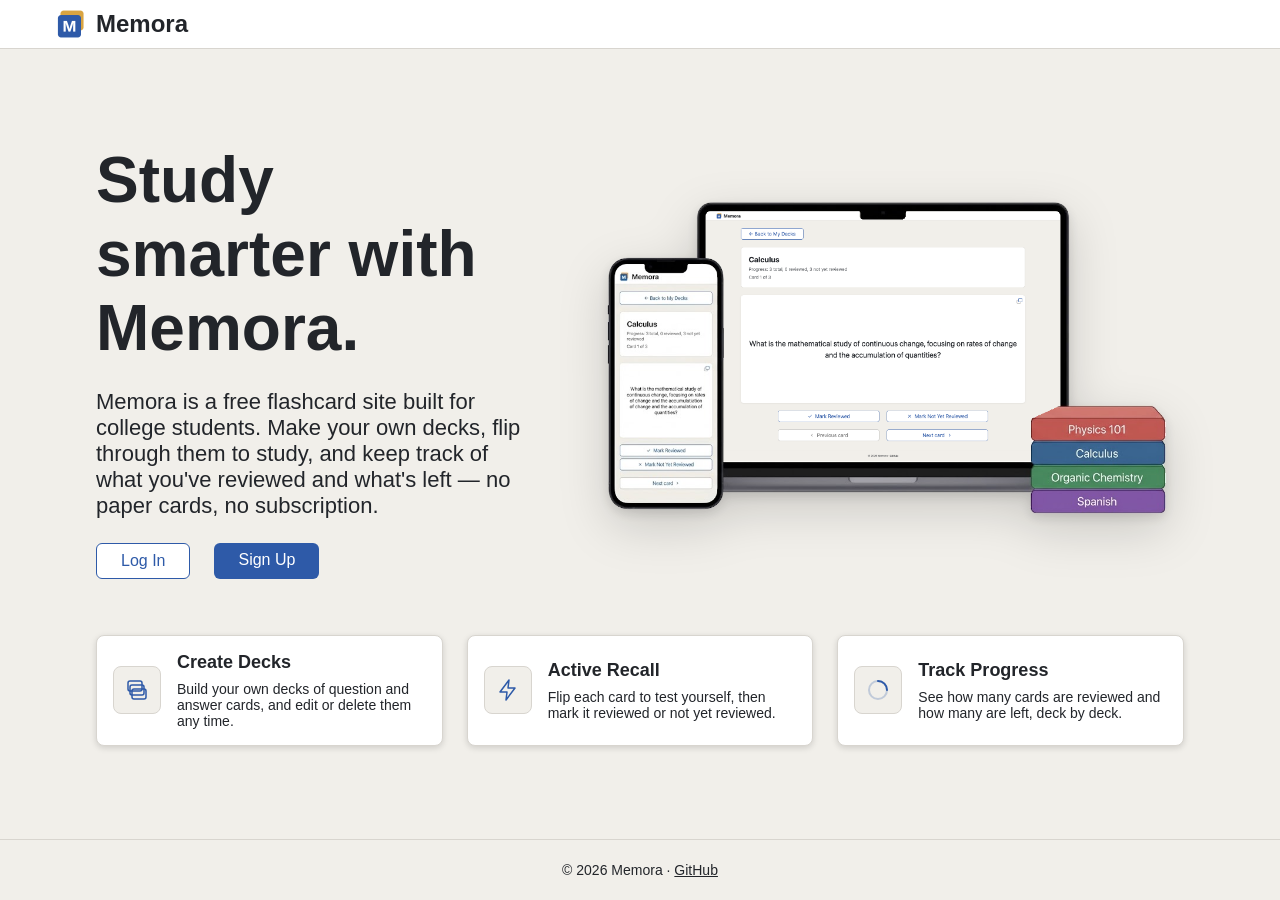
<file: index.html>
<!DOCTYPE html>
<html lang="en">
<head>
  <meta charset="UTF-8" />
  <meta name="viewport" content="width=device-width, initial-scale=1.0" />
  <title>Memora — Flashcards for College Students</title>
  <link rel="icon" type="image/png" href="assets/favicon.png" />
  <link rel="stylesheet" href="shared.css" />
  <link rel="stylesheet" href="home.css" />
</head>
<body>
  <header class="nav-bar">
    <a class="nav-bar__logo" href="index.html"><img class="nav-bar__logo-img" src="assets/logo.png" width="32" height="32" alt="" />Memora</a>
  </header>

  <main class="page-container home-main">
    <section class="home-hero" aria-labelledby="home-title">
      <div class="home-hero__content">
        <h1 class="home-hero__title" id="home-title">Study smarter with Memora.</h1>
        <p class="home-hero__intro">
          Memora is a free flashcard site built for college students. Make
          your own decks, flip through them to study, and keep track of what
          you've reviewed and what's left — no paper cards, no subscription.
        </p>
        <div class="button-pair">
          <a class="btn-secondary" href="login.html">Log In</a>
          <a class="btn-primary" href="login.html#signup">Sign Up</a>
        </div>
      </div>
      <img
        class="home-hero__image"
        src="assets/Home-Page-Image.png"
        width="1024"
        height="572"
        alt="Memora on a laptop and a phone, next to a stack of colorful decks."
      />
    </section>

    <section aria-label="What Memora offers">
      <ul class="home-features">
        <li class="home-card">
          <span class="home-card__icon" aria-hidden="true">
            <svg viewBox="0 0 24 24" fill="none" stroke="currentColor" stroke-width="1.5" stroke-linejoin="round" stroke-linecap="round">
              <rect x="3" y="3" width="14" height="10" rx="2" />
              <rect x="5" y="7" width="14" height="10" rx="2" />
              <rect x="7" y="11" width="14" height="10" rx="2" />
            </svg>
          </span>
          <div class="home-card__body">
            <h2 class="home-card__title">Create Decks</h2>
            <p class="home-card__text">
              Build your own decks of question and answer cards, and edit or
              delete them any time.
            </p>
          </div>
        </li>

        <li class="home-card">
          <span class="home-card__icon" aria-hidden="true">
            <svg viewBox="0 0 24 24" fill="none" stroke="currentColor" stroke-width="1.5" stroke-linejoin="round" stroke-linecap="round">
              <path d="M13 2 4 14h7l-1 8 9-12h-7z" />
            </svg>
          </span>
          <div class="home-card__body">
            <h2 class="home-card__title">Active Recall</h2>
            <p class="home-card__text">
              Flip each card to test yourself, then mark it reviewed or not
              yet reviewed.
            </p>
          </div>
        </li>

        <li class="home-card">
          <span class="home-card__icon" aria-hidden="true">
            <svg viewBox="0 0 24 24" fill="none" stroke="currentColor" stroke-width="2" stroke-linecap="round">
              <circle cx="12" cy="12" r="9" opacity="0.25" />
              <path d="M12 3a9 9 0 0 1 9 9" />
            </svg>
          </span>
          <div class="home-card__body">
            <h2 class="home-card__title">Track Progress</h2>
            <p class="home-card__text">
              See how many cards are reviewed and how many are left, deck by
              deck.
            </p>
          </div>
        </li>
      </ul>
    </section>
  </main>

  <footer class="footer">
    <p>&copy; 2026 Memora · <a href="https://github.com/JoshPhilipPuangco/Memora">GitHub</a></p>
  </footer>
</body>
</html>
</file>
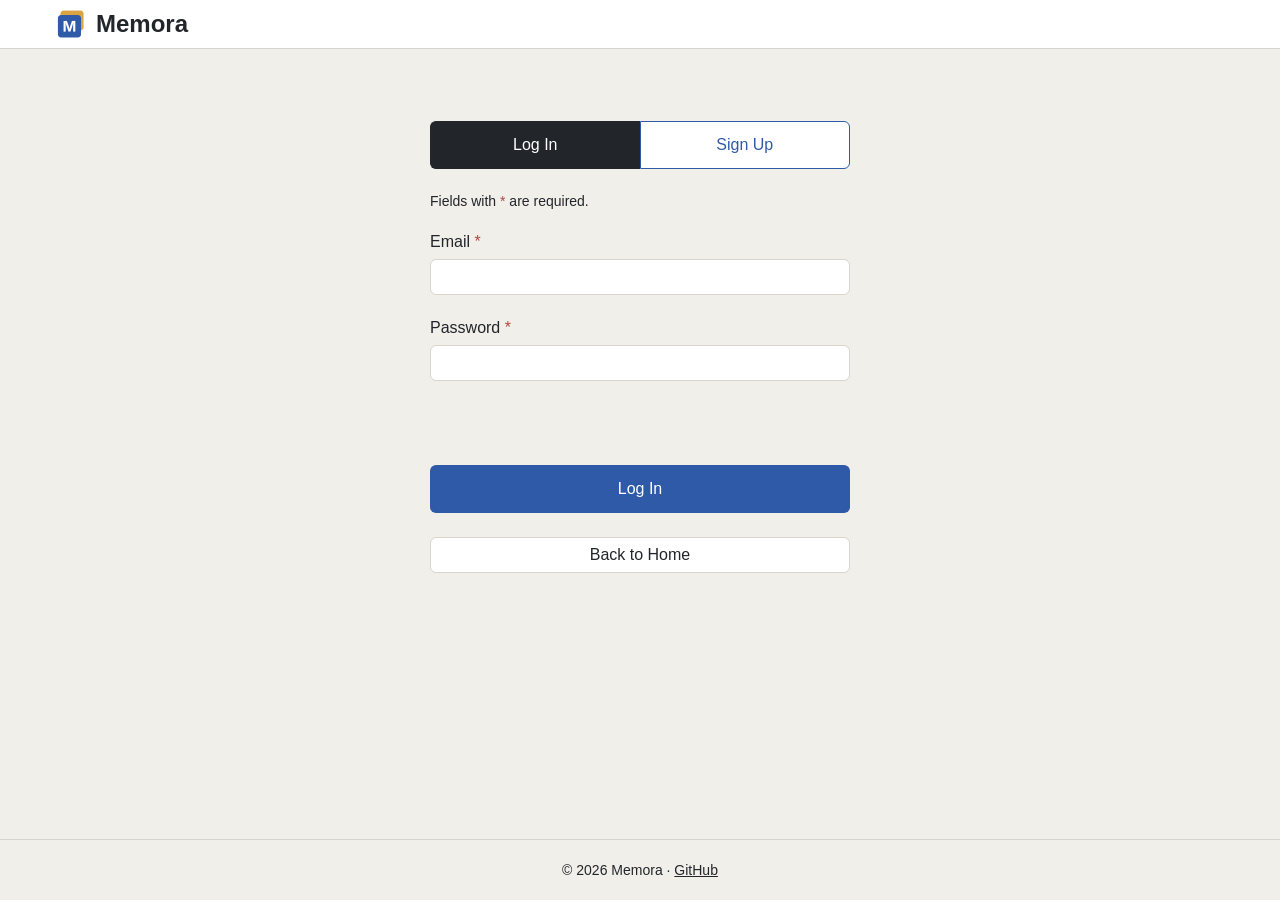
<file: create-deck.html>
<!DOCTYPE html>
<html lang="en">
<head>
  <meta charset="UTF-8" />
  <meta name="viewport" content="width=device-width, initial-scale=1.0" />
  <title>Memora - Create Deck</title>
  <link rel="icon" type="image/png" href="assets/favicon.png" />
  <link rel="stylesheet" href="shared.css" />
  <link rel="stylesheet" href="create-deck.css" />
  <script src="shared.js" defer></script>
  <script src="create-deck.js" defer></script>
</head>
<body>
  <header class="nav-bar">
    <a class="nav-bar__logo" href="my-decks.html"><img class="nav-bar__logo-img" src="assets/logo.png" width="32" height="32" alt="" />Memora</a>
  </header>

  <main class="page-container">
    <h1 class="create-deck-title">Create a New Deck</h1>

    <form class="create-deck-form" novalidate>
      <div class="form-field">
        <label for="deck-title">Deck Title</label>
        <input type="text" id="deck-title" name="deck-title" placeholder="Enter deck title" required />
      </div>

      <!-- The card area. create-deck.js adds and removes card blocks here. -->
      <div id="card-container">
        <div class="card-block" data-reviewed="false" data-id="">
          <div class="form-field">
            <label for="question-1">Question</label>
            <textarea
              id="question-1"
              name="question-1"
              placeholder="Enter your question"
              required
            ></textarea>
          </div>

          <div class="form-field">
            <label for="answer-1">Answer</label>
            <textarea
              id="answer-1"
              name="answer-1"
              placeholder="Enter your answer"
              required
            ></textarea>
          </div>

          <!-- Hidden by create-deck.css while this is the only card. -->
          <button type="button" class="btn-secondary remove-card">Remove Card</button>
        </div>
      </div>

      <!-- Buttons -->
      <div class="button-pair">
        <button type="button" class="btn-secondary" id="add-card">Add another card</button>
        <button type="submit" class="btn-primary">Save deck</button>
        <button type="button" class="btn-secondary" id="cancel-deck">Cancel</button>
      </div>
    </form>
  </main>

  <footer class="footer">
    <p>&copy; 2026 Memora · <a href="https://github.com/JoshPhilipPuangco/Memora">GitHub</a></p>
  </footer>
</body>
</html>
</file>
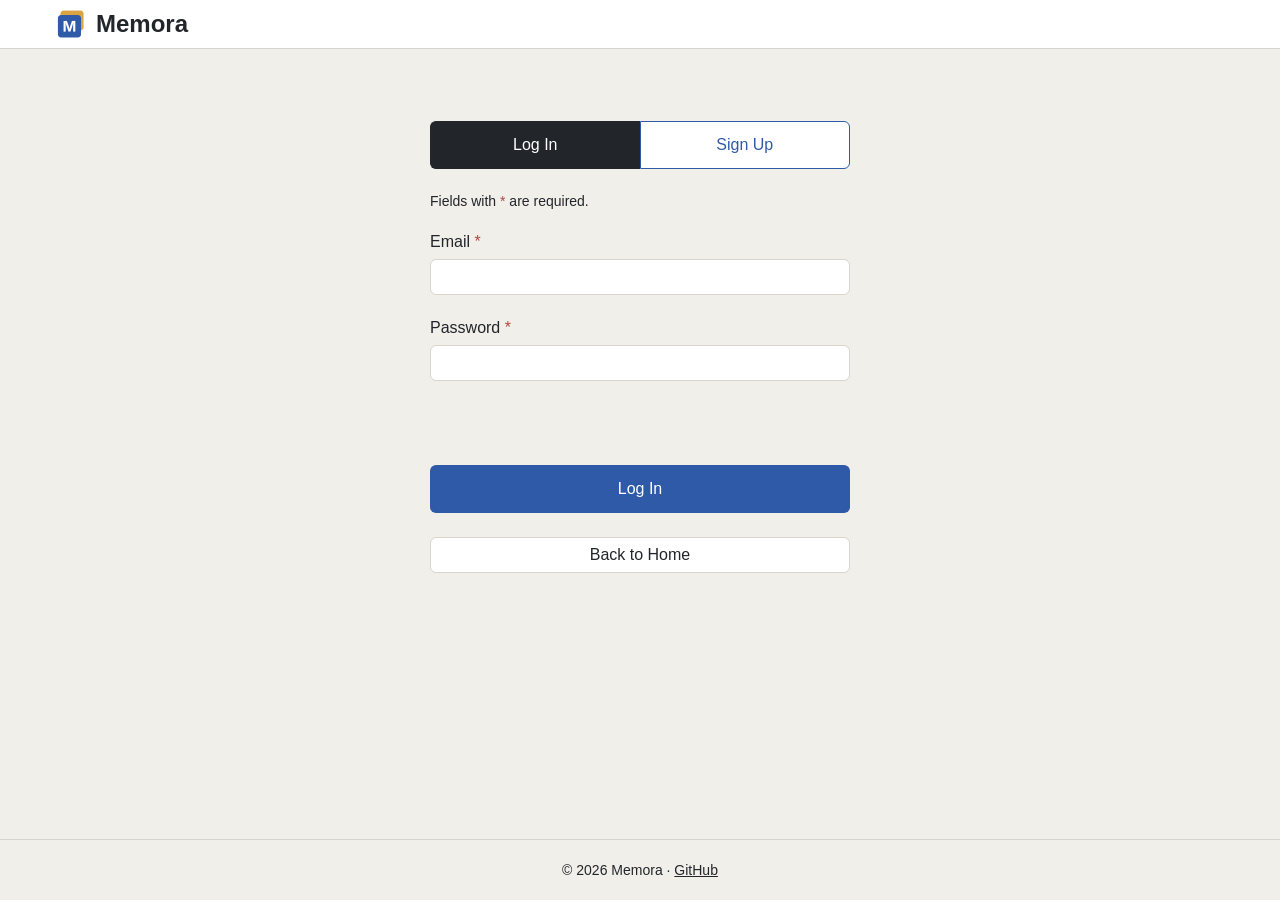
<file: login.html>
<!DOCTYPE html>
<html lang="en">
<head>
  <meta charset="UTF-8" />
  <meta name="viewport" content="width=device-width, initial-scale=1.0" />
  <title>Log In / Sign Up — Memora</title>
  <link rel="icon" type="image/png" href="assets/favicon.png" />
  <link rel="stylesheet" href="shared.css" />
  <link rel="stylesheet" href="login.css" />
  <script src="shared.js" defer></script>
  <script src="login.js" defer></script>
</head>
<body>
  <header class="nav-bar">
    <a class="nav-bar__logo" href="index.html"><img class="nav-bar__logo-img" src="assets/logo.png" width="32" height="32" alt="" />Memora</a>
  </header>

  <main class="page-container login-main">
    <div class="login-card">
      <h1 class="login-title">Log In / Sign Up</h1>

      <div class="tab-switcher">
        <button type="button" class="tab is-selected" id="tab-login" data-tab="login" aria-pressed="true">Log In</button>
        <button type="button" class="tab" id="tab-signup" data-tab="signup" aria-pressed="false">Sign Up</button>
      </div>

      <form class="login-panel" id="login-form" data-panel="login" novalidate>
        <p class="required-note">Fields with <span class="required-mark">*</span> are required.</p>
        <div class="form-field">
          <label for="login-email">Email <span class="required-mark">*</span></label>
          <input type="email" id="login-email" name="email" required />
        </div>
        <div class="form-field">
          <label for="login-password">Password <span class="required-mark">*</span></label>
          <input type="password" id="login-password" name="password" autocomplete="current-password" required />
        </div>
        <p class="form-error" id="login-error"></p>
        <button type="submit" class="btn-primary">Log In</button>
      </form>

      <form class="login-panel" id="signup-form" data-panel="signup" hidden novalidate>
        <p class="required-note">Fields with <span class="required-mark">*</span> are required.</p>
        <div class="form-field">
          <label for="signup-username">Username <span class="required-mark">*</span></label>
          <input type="text" id="signup-username" name="username" required />
          <p class="helper-text">At least 6 characters. Letters, numbers, and underscores only.</p>
        </div>
        <div class="form-field">
          <label for="signup-email">Email <span class="required-mark">*</span></label>
          <input type="email" id="signup-email" name="email" required />
          <p class="helper-text">e.g. name@example.com</p>
        </div>
        <div class="form-field">
          <label for="signup-password">Password <span class="required-mark">*</span></label>
          <input type="password" id="signup-password" name="password" autocomplete="new-password" required />
          <p class="helper-text">At least 6 characters.</p>
        </div>
        <p class="form-error" id="signup-error"></p>
        <button type="submit" class="btn-primary">Sign Up</button>
      </form>

      <a class="btn-secondary" href="index.html">Back to Home</a>
    </div>
  </main>

  <footer class="footer">
    <p>&copy; 2026 Memora · <a href="https://github.com/JoshPhilipPuangco/Memora">GitHub</a></p>
  </footer>
</body>
</html>
</file>
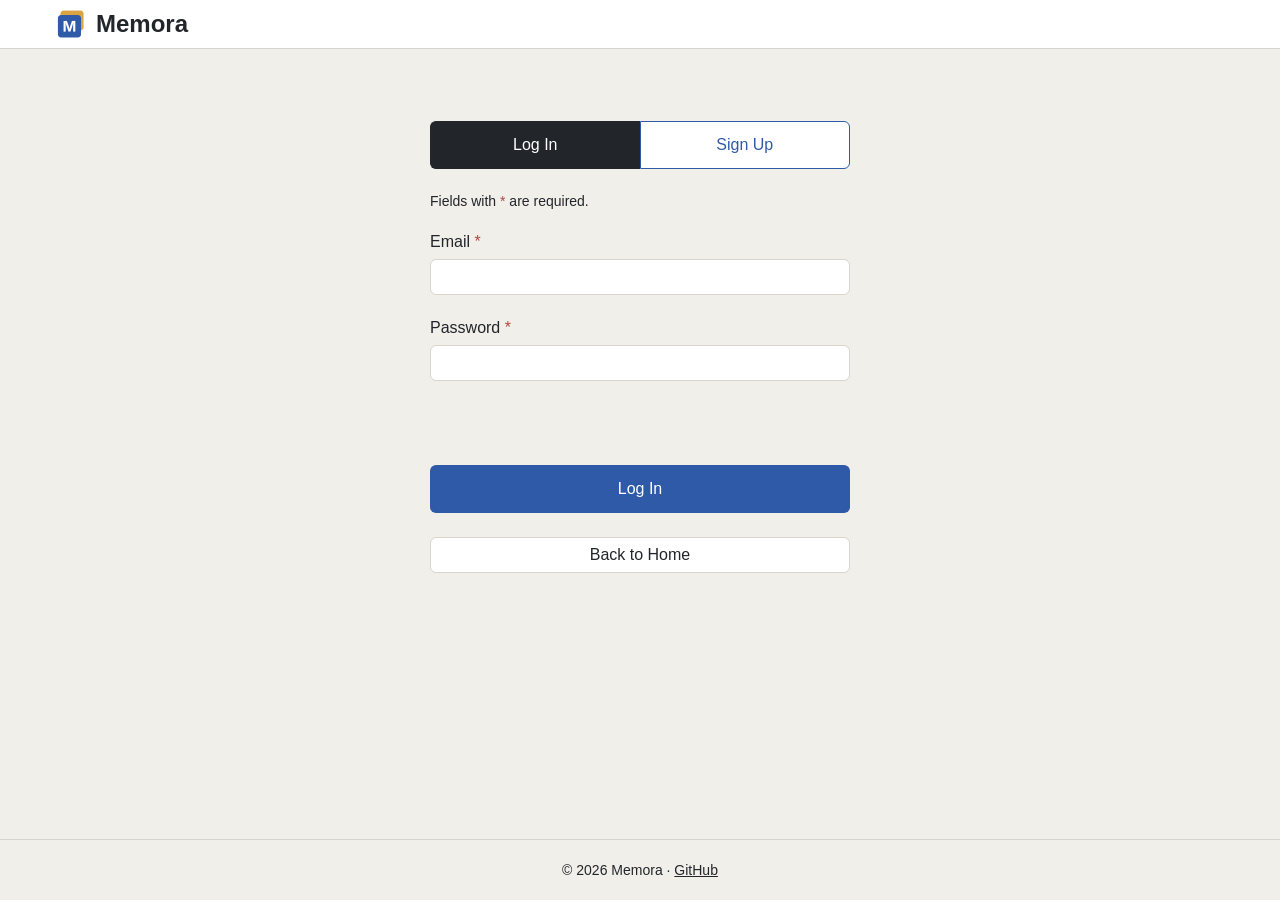
<file: my-decks.html>
<!DOCTYPE html>
<html lang="en">
<head>
  <meta charset="UTF-8" />
  <meta name="viewport" content="width=device-width, initial-scale=1.0" />
  <title>My Decks — Memora</title>
  <link rel="icon" type="image/png" href="assets/favicon.png" />
  <link rel="stylesheet" href="shared.css" />
  <link rel="stylesheet" href="my-decks.css" />
</head>
<body>

  <header class="nav-bar">
    <a class="nav-bar__logo" href="my-decks.html"><img class="nav-bar__logo-img" src="assets/logo.png" width="32" height="32" alt="" />Memora</a>
    <a class="nav-bar__account-link" id="logoutLink" href="index.html">Log Out</a>
  </header>

  <main class="page-container mydecks-main">

    <section class="mydecks-header">
      <h1 class="mydecks-title">My Decks</h1>
      <div id="mydecksHeaderAction"></div>
    </section>

    <!-- Shown by my-decks.js only while at least one deck is saved. -->
    <div class="mydecks-search" id="mydecksSearch" role="search" hidden>
      <div class="form-field">
        <label for="mydecksSearchInput">Search decks</label>
        <input type="search" id="mydecksSearchInput" placeholder="Search by deck title" autocomplete="off" />
      </div>
    </div>

    <!-- Filled in by my-decks.js: the deck cards, or the empty message when there are none. -->
    <section class="mydecks-list" id="mydecksContent" aria-label="Your decks"></section>

  </main>

  <footer class="footer">
    <p>&copy; 2026 Memora · <a href="https://github.com/JoshPhilipPuangco/Memora">GitHub</a></p>
  </footer>

  <!-- The delete confirmation is written in here by my-decks.js while it is open. -->
  <div id="mydecksModalRoot"></div>

  <script src="shared.js"></script>
  <script src="my-decks.js"></script>
</body>
</html>
</file>
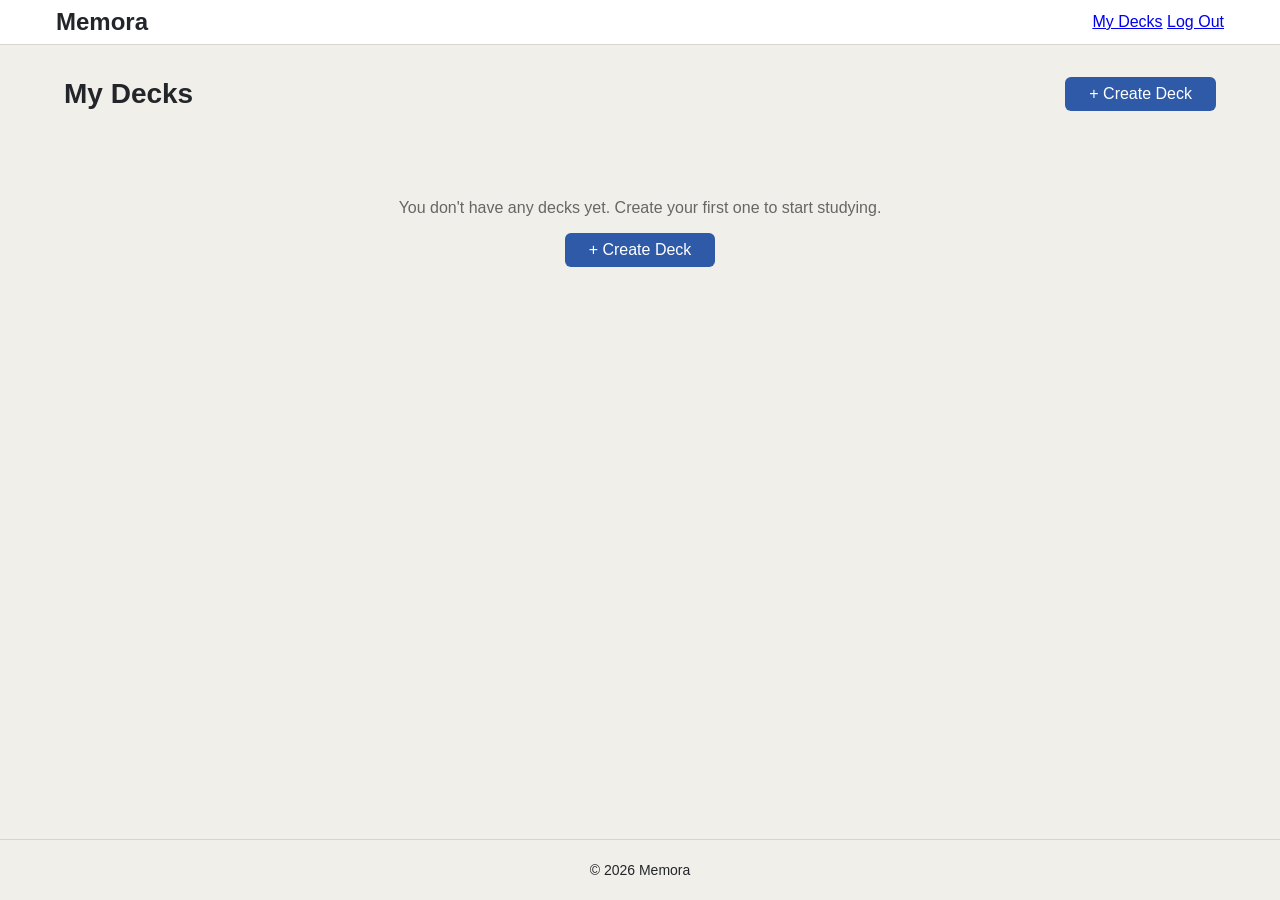
<file: mydecks.html>
<!DOCTYPE html>
<html lang="en">
<head>
  <meta charset="UTF-8" />
  <meta name="viewport" content="width=device-width, initial-scale=1.0" />
  <title>My Decks — Memora</title>
  <link rel="stylesheet" href="shared.css" />
  <link rel="stylesheet" href="mydecks.css" />
</head>
<body>

  <header class="nav-bar">
    <a class="nav-bar__logo" href="index.html">Memora</a>
    <nav class="nav-bar__links">
      <a href="my-decks.html">My Decks</a>
      <a href="login.html">Log Out</a>
    </nav>
  </header>

  <main class="page-container mydecks-main">

    <section class="mydecks-header">
      <h1 class="mydecks-title">My Decks</h1>
      <button class="btn-primary mydecks-create-btn" id="mydecksCreateBtn">
        + Create Deck
      </button>
    </section>

    <!-- Filled in by mydecks.js. Hidden when there are zero decks. -->
    <section class="mydecks-grid" id="mydecksGrid"></section>

    <!-- Shown by mydecks.js instead of the grid when there are zero decks -->
    <section class="mydecks-empty" id="mydecksEmpty" hidden>
      <p class="mydecks-empty__text">
        You don't have any decks yet. Create your first one to start studying.
      </p>
      <button class="btn-primary" id="mydecksEmptyCreateBtn">+ Create Deck</button>
    </section>

  </main>

  <footer class="footer">
    <p>&copy; 2026 Memora</p>
  </footer>

  <!-- Create / edit deck modal -->
  <div class="mydecks-modal-overlay" id="mydecksModalOverlay" hidden>
    <div class="mydecks-modal" role="dialog" aria-modal="true" aria-labelledby="mydecksModalTitle">
      <h2 class="mydecks-modal__title" id="mydecksModalTitle">Create Deck</h2>
      <label class="mydecks-modal__label" for="mydecksModalInput">Deck name</label>
      <input
        class="mydecks-modal__input"
        id="mydecksModalInput"
        type="text"
        maxlength="60"
        placeholder="e.g. Biology 101"
      />
      <p class="mydecks-modal__error" id="mydecksModalError" hidden>Please enter a deck name.</p>
      <div class="mydecks-modal__actions">
        <button class="btn-secondary" id="mydecksModalCancel">Cancel</button>
        <button class="btn-primary" id="mydecksModalSave">Save</button>
      </div>
    </div>
  </div>

  <script src="shared.js"></script>
  <script src="mydecks.js"></script>
</body>
</html>
</file>
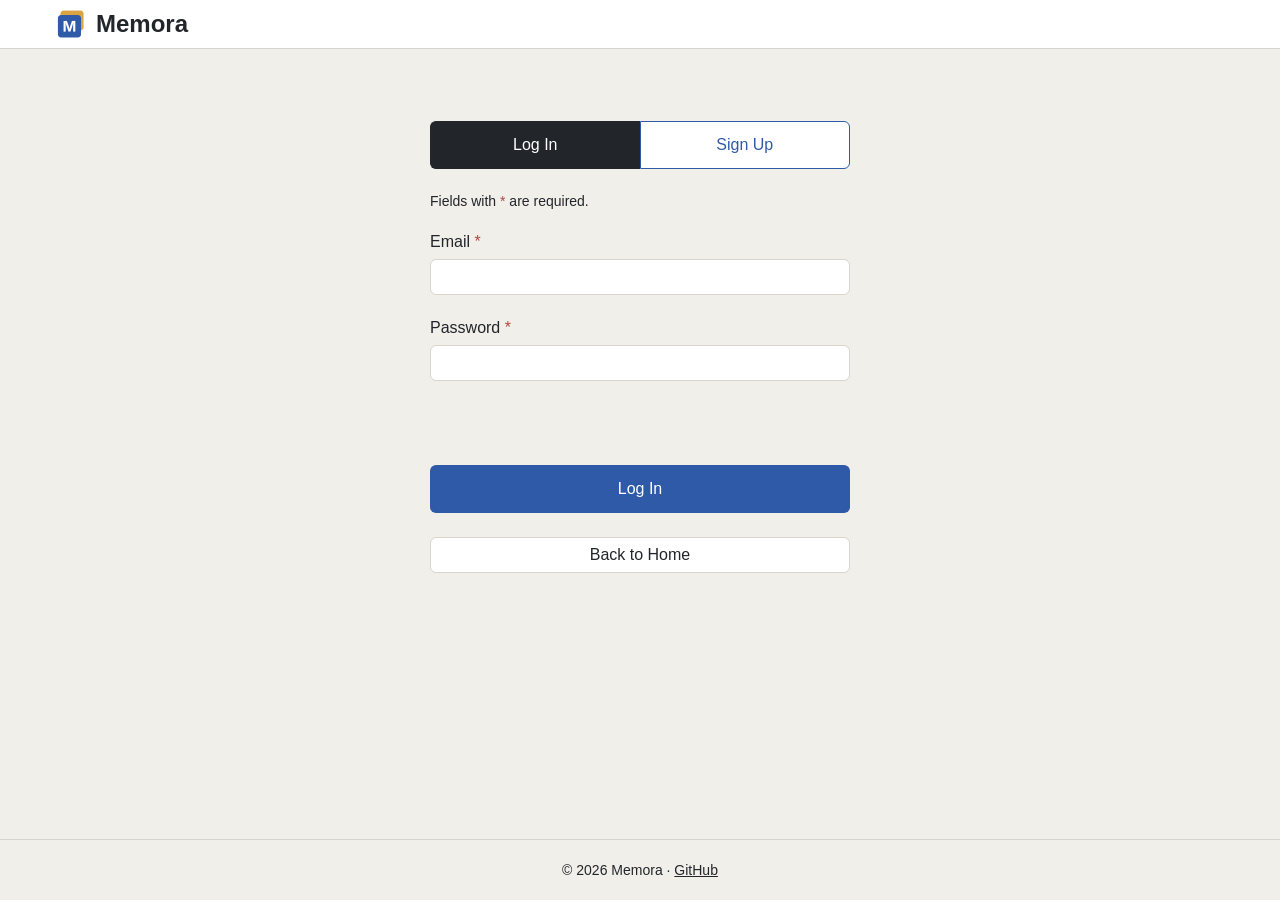
<file: study-decks.html>
<!DOCTYPE html>
<html lang="en">
<head>
  <meta charset="UTF-8" />
  <meta name="viewport" content="width=device-width, initial-scale=1.0" />
  <title>Memora — Study Mode</title>
  <link rel="icon" type="image/png" href="assets/favicon.png" />
  <link rel="stylesheet" href="shared.css" />
  <link rel="stylesheet" href="study-decks.css" />
  <script src="shared.js" defer></script>
  <script src="study-decks.js" defer></script>
</head>
<body>
  <header class="nav-bar">
    <a class="nav-bar__logo" href="my-decks.html"><img class="nav-bar__logo-img" src="assets/logo.png" width="32" height="32" alt="" />Memora</a>
  </header>

  <main class="page-container study-main">
    <div class="study-content">
      <a class="btn-secondary study-back" href="my-decks.html">&larr; Back to My Decks</a>

      <div class="study-header" id="studyHeader">
        <h1 id="deckTitle">Study Mode</h1>
        <p class="helper-text" id="progressText" aria-live="polite"></p>
        <p class="helper-text" id="roundText"></p>
      </div>

      <!-- Shown by study-decks.js when there is no deck or no cards to study -->
      <div class="study-message" id="studyMessage" hidden>
        <p class="study-message__text" id="studyMessageText"></p>
      </div>

      <div class="flashcard study-flashcard" id="flashcard" tabindex="0" role="button">
        <svg class="flashcard__flip-icon study-flashcard__side-icon" viewBox="0 0 32 32"
             fill="none" aria-hidden="true">
          <rect class="study-flashcard__back-box" x="3" y="11" width="18" height="18" rx="4" stroke-width="2" />
          <rect class="study-flashcard__front-box" x="11" y="3" width="18" height="18" rx="4" stroke-width="2" />
        </svg>
        <p class="flashcard__question study-flashcard__text" id="cardQuestion"></p>
        <p class="flashcard__answer study-flashcard__text" id="cardAnswer"></p>
      </div>

      <div class="button-pair study-mark-row" id="studyMarkRow">
        <button class="btn-secondary-icon" id="markReviewedBtn" type="button">
          <svg viewBox="0 0 24 24" fill="none" stroke="currentColor" stroke-width="2" aria-hidden="true">
            <path d="M20 6L9 17l-5-5" />
          </svg>
          Mark Reviewed
        </button>
        <button class="btn-secondary-icon" id="markNotReviewedBtn" type="button">
          <svg viewBox="0 0 24 24" fill="none" stroke="currentColor" stroke-width="2" aria-hidden="true">
            <path d="M6 18L18 6M6 6l12 12" />
          </svg>
          Mark Not Yet Reviewed
        </button>
      </div>

      <div class="button-pair study-nav-row" id="studyNavRow">
        <button class="btn-secondary-icon" id="prevBtn" type="button">
          <svg viewBox="0 0 24 24" fill="none" stroke="currentColor" stroke-width="2" aria-hidden="true">
            <path d="M15 18l-6-6 6-6" />
          </svg>
          Previous card
        </button>
        <button class="btn-secondary-icon" id="nextBtn" type="button">
          Next card
          <svg viewBox="0 0 24 24" fill="none" stroke="currentColor" stroke-width="2" aria-hidden="true">
            <path d="M9 18l6-6-6-6" />
          </svg>
        </button>
      </div>
    </div>
  </main>

  <!-- Finish dialog: opened by study-decks.js when a round ends or when a deck
       with saved progress is opened. Its text and buttons change per case. -->
  <div class="study-modal-overlay" id="studyModalOverlay">
    <section class="study-modal" role="dialog" aria-modal="true"
             aria-labelledby="studyModalTitle" aria-describedby="studyModalText">
      <h2 class="study-modal__title" id="studyModalTitle">Round complete</h2>
      <p class="study-modal__text" id="studyModalText"></p>
      <div class="study-modal__actions">
        <button class="btn-secondary" id="studyModalDismiss" type="button">Not now</button>
        <button class="btn-secondary" id="studyResetBtn" type="button">Reset progress</button>
        <button class="btn-primary" id="studyReviewMissedBtn" type="button">Review cards</button>
      </div>
    </section>
  </div>

  <footer class="footer">
    <p>&copy; 2026 Memora · <a href="https://github.com/JoshPhilipPuangco/Memora">GitHub</a></p>
  </footer>
</body>
</html>
</file>
<file: shared.css>
/* ==========================================================================
   MEMORA — SHARED STYLESHEET
   Sitewide design system: colors, type, spacing, reset, and reusable
   components. Classes here have no page prefix (e.g. .nav-bar, .btn-primary).
   Page-specific stylesheets (e.g. home.css) layer on top of this file and
   prefix their own classes with the page name (e.g. .home-hero).
   ========================================================================== */


/* --------------------------------------------------------------------------
   1. ROOT VARIABLES
   -------------------------------------------------------------------------- */

:root {
  /* --- Colors --- */
  --primary: #2E5AA8;
  --accent: #D9A441;
  --bg: #F1EFEA;
  --surface: #FFFFFF;
  --text: #22252A;

  /* Derived shades, needed for hover/active/disabled states. Base colors
     above are exact; these are simple darker/lighter steps off them. */
  --primary-hover: #274B8F;   /* primary, one step darker */
  --primary-active: #1F3D73;  /* primary, two steps darker */
  --accent-hover: #C6922F;    /* accent, one step darker */
  --accent-active: #B07F22;   /* accent, two steps darker */
  --text-muted: #65686C;      /* text, lighter gray — helper/instructional text under a field */

  --tint-blue-faint: #E4EBF6;   /* faint blue tint, secondary button hover */
  --tint-blue-deeper: #C9D7EE;  /* deeper blue tint, secondary button active */

  --border-grey: #D8D5CF;       /* thin border, cards / form fields */
  --border-grey-dark: #ABA8A2;  /* form field border on hover */

  --disabled-bg: #CBCBCB;
  --disabled-text: #8A8A8A;
  --disabled-border: #B0B0B0;

  --error: #B3453D;  /* inline validation/error messages, Log In / Sign Up */

  /* --- Type scale --- */
  --font-size-heading: 24px;
  --font-weight-heading: 700;

  --font-size-body: 16px;
  --font-weight-body: 400;

  --font-size-small: 14px;
  --font-weight-small: 400;

  --font-family: -apple-system, BlinkMacSystemFont, "Segoe UI", Roboto,
    Helvetica, Arial, sans-serif;

  /* --- Spacing, base unit 8px --- */
  --space-tight: 8px;      /* 1x, between closely related items */
  --space-standard: 24px;  /* 3x, between sections or blocks */

  /* Page edge padding: smaller below 768px, larger at 768px and up. */
  --space-edge-mobile: 20px;
  --space-edge-desktop: 56px;

  /* Content width cap: keeps page content from stretching edge to edge on
     wide screens. .page-container centers within this at 768px and up. */
  --content-max-width: 1200px;

  /* Corner radius */
  --radius-sm: 6px;  /* buttons, tabs, form fields */
  --radius-md: 8px;  /* cards, the flashcard, the card block */

  /* --- Motion --- */
  --transition-fast: 0.15s ease;
}


/* --------------------------------------------------------------------------
   2. BASE / RESET
   -------------------------------------------------------------------------- */

* {
  box-sizing: border-box;
}

html {
  height: 100%;
}

body {
  margin: 0;
  min-height: 100%;
  display: flex;
  flex-direction: column;
  background: var(--bg);
  color: var(--text);
  font-family: var(--font-family);
  font-size: var(--font-size-body);
  font-weight: var(--font-weight-body);
}

h1, h2 {
  font-size: var(--font-size-heading);
  font-weight: var(--font-weight-heading);
  color: var(--text);
  margin: 0;
}

img {
  max-width: 100%;
  height: auto;
}

/* Visible focus ring, kept on every element. Never remove this. */
:focus-visible {
  outline: 2px solid var(--primary);
  outline-offset: 2px;
}

/* Respect "reduce motion" OS setting: every transition/animation on the
   site collapses to effectively instant instead of forcing motion on
   people who've asked their device not to. */
@media (prefers-reduced-motion: reduce) {
  *, *::before, *::after {
    animation-duration: 0.01ms !important;
    animation-iteration-count: 1 !important;
    transition-duration: 0.01ms !important;
  }
}


/* --------------------------------------------------------------------------
   3. PAGE CONTAINER (edge padding)
   -------------------------------------------------------------------------- */

.page-container {
  flex: 1 0 auto;
  padding-left: var(--space-edge-mobile);
  padding-right: var(--space-edge-mobile);
}


/* --------------------------------------------------------------------------
   4. COMPONENTS
   -------------------------------------------------------------------------- */

/* --- Nav bar --- */
/* Logged out: Home, Log In / Sign Up — logo only.
   Logged in: Create Deck, Study Mode — logo only.
   Logged in: My Decks — logo + account link (the only page with Log Out). */
.nav-bar {
  display: flex;
  align-items: center;
  justify-content: space-between;
  background: var(--surface);
  border-bottom: 1px solid var(--border-grey);
  padding: var(--space-tight) var(--space-edge-mobile);
}

.nav-bar__logo {
  display: inline-flex;
  align-items: center;
  gap: var(--space-tight);
  font-size: var(--font-size-heading);
  font-weight: var(--font-weight-heading);
  color: var(--text);
  text-decoration: none;
  transition: color var(--transition-fast);
}

/* Logo mark beside the "Memora" text. Decorative: the link text names it. */
.nav-bar__logo-img {
  width: 32px;
  height: 32px;
}

.nav-bar__logo:hover {
  color: var(--primary);
}

.nav-bar__logo:active {
  color: var(--primary-active);
}

.nav-bar__account-link {
  font-size: var(--font-size-body);
  font-weight: var(--font-weight-body);
  color: var(--text);
  text-decoration: none;
  transition: color var(--transition-fast);
}

.nav-bar__account-link:hover {
  color: var(--primary);
}

.nav-bar__account-link:active {
  color: var(--primary-active);
}
/* No disabled state: logged-out pages simply omit the account link. */


/* --- Primary button --- */
/* Home (Sign Up), Log In / Sign Up (Log In submit), Create Deck (Save deck) */
.btn-primary {
  display: inline-block;
  background: var(--primary);
  color: #FFFFFF;
  border: none;
  border-radius: var(--radius-sm);
  font-size: var(--font-size-body);
  font-weight: var(--font-weight-body);
  font-family: var(--font-family);
  padding: var(--space-tight) var(--space-standard);
  cursor: pointer;
  text-decoration: none;
  text-align: center;
  transition: background-color var(--transition-fast);
}

.btn-primary:hover {
  background: var(--primary-hover);
}

.btn-primary:active {
  background: var(--primary-active);
}

.btn-primary:disabled {
  background: var(--disabled-bg);
  color: var(--disabled-text);
  cursor: not-allowed;
}


/* --- Secondary button, text only --- */
/* Home (Log In), Create Deck (Add another card), Study Mode (Back to My
   Decks), Log In / Sign Up (Back to Home) */
.btn-secondary {
  display: inline-block;
  background: var(--surface);
  color: var(--primary);
  border: 1px solid var(--primary);
  border-radius: var(--radius-sm);
  font-size: var(--font-size-body);
  font-weight: var(--font-weight-body);
  font-family: var(--font-family);
  padding: var(--space-tight) var(--space-standard);
  cursor: pointer;
  text-decoration: none;
  text-align: center;
  transition: background-color var(--transition-fast);
}

.btn-secondary:hover {
  background: var(--tint-blue-faint);
}

.btn-secondary:active {
  background: var(--tint-blue-deeper);
}

.btn-secondary:disabled {
  border-color: var(--disabled-border);
  color: var(--disabled-text);
  cursor: not-allowed;
}

/* --- Secondary button, icon plus text --- */
/* Study Mode: Mark Reviewed, Mark Not Yet Reviewed, Previous card, Next card */
.btn-secondary-icon {
  display: inline-flex;
  align-items: center;
  gap: var(--space-tight);
  background: var(--surface);
  color: var(--primary);
  border: 1px solid var(--primary);
  border-radius: var(--radius-sm);
  font-size: var(--font-size-body);
  font-weight: var(--font-weight-body);
  font-family: var(--font-family);
  padding: var(--space-tight) var(--space-standard);
  cursor: pointer;
  transition: background-color var(--transition-fast);
}

.btn-secondary-icon svg {
  width: 16px;
  height: 16px;
}

.btn-secondary-icon:hover {
  background: var(--tint-blue-faint);
}

.btn-secondary-icon:active {
  background: var(--tint-blue-deeper);
}

.btn-secondary-icon:disabled {
  border-color: var(--disabled-border);
  color: var(--disabled-text);
  cursor: not-allowed;
}


/* --- Accent button --- */
/* My Decks (Create new deck) only. One accent button, sitewide. */
.btn-accent {
  display: inline-block;
  background: var(--accent);
  color: var(--text);
  border: none;
  border-radius: var(--radius-sm);
  font-size: var(--font-size-body);
  font-weight: var(--font-weight-body);
  font-family: var(--font-family);
  padding: var(--space-tight) var(--space-standard);
  cursor: pointer;
  text-decoration: none;
  text-align: center;
  transition: background-color var(--transition-fast);
}

.btn-accent:hover {
  background: var(--accent-hover);
}

.btn-accent:active {
  background: var(--accent-active);
}
/* No disabled state: not expected in current wireframes. */


/* --- Tab switcher --- */
/* Log In / Sign Up page. Stays side by side at every screen size. */
.tab-switcher {
  display: flex;
  gap: var(--space-tight);
}

.tab {
  padding: var(--space-tight) var(--space-standard);
  border: 1px solid var(--primary);
  border-radius: var(--radius-sm);
  background: var(--surface);
  color: var(--primary);
  font-size: var(--font-size-body);
  font-weight: var(--font-weight-body);
  font-family: var(--font-family);
  cursor: pointer;
  transition: background-color var(--transition-fast);
}

.tab:hover {
  background: var(--tint-blue-faint);
}

/* Selected tab: filled dark, white text (this is the "active" result of
   clicking a tab). */
.tab.is-selected {
  background: var(--text);
  border-color: var(--text);
  color: #FFFFFF;
}
/* Not applicable: no disabled state for tabs. */


/* --- Deck card --- */
/* My Decks page. Whole box is clickable. */
.deck-card {
  display: block;
  background: var(--surface);
  border: 1px solid var(--border-grey);
  border-radius: var(--radius-md);
  padding: var(--space-standard);
  cursor: pointer;
  box-shadow: 0 2px 6px rgba(0, 0, 0, 0.14);
  text-decoration: none;
  color: inherit;
  transition: box-shadow var(--transition-fast);
}

.deck-card:hover,
.deck-card:has(:focus-visible) {
  box-shadow: 0 4px 12px rgba(0, 0, 0, 0.18);
}

.deck-card:active {
  box-shadow: 0 2px 6px rgba(0, 0, 0, 0.14);
}

.deck-card__title {
  font-size: var(--font-size-body);
  font-weight: var(--font-weight-body);
  color: var(--text);
}

.deck-card__progress {
  font-size: var(--font-size-small);
  font-weight: var(--font-weight-small);
  color: var(--text);
}
/* Not used: every deck shown is clickable, so no disabled state. */


/* --- Flashcard --- */
/* Study Mode. Tap or click to flip between question and answer. */
.flashcard {
  position: relative;
  display: block;
  background: var(--surface);
  border-radius: var(--radius-md);
  padding: var(--space-standard);
  text-align: center;
  cursor: pointer;
  box-shadow: 0 1px 4px rgba(0, 0, 0, 0.08);
  transition: box-shadow var(--transition-fast);
}

.flashcard:hover {
  box-shadow: 0 3px 10px rgba(0, 0, 0, 0.14);
}

.flashcard:active {
  box-shadow: 0 1px 4px rgba(0, 0, 0, 0.08);
}

.flashcard__flip-icon {
  position: absolute;
  top: var(--space-tight);
  right: var(--space-tight);
  width: 20px;
  height: 20px;
}

.flashcard__question,
.flashcard__answer {
  font-size: var(--font-size-body);
  font-weight: var(--font-weight-body);
  color: var(--text);
}

/* Flipped state instead of a disabled state. */
.flashcard:not(.is-flipped) .flashcard__answer {
  display: none;
}

.flashcard.is-flipped .flashcard__question {
  display: none;
}


/* --- Form field --- */
/* Log In / Sign Up (Email, Password); Create Deck (Deck title, Question,
   Answer). Each repeating Question/Answer pair gets its own label pair. */
.form-field {
  display: flex;
  flex-direction: column;
  gap: var(--space-tight);
}

.form-field label {
  font-size: var(--font-size-body);
  font-weight: var(--font-weight-body);
  color: var(--text);
}

/* Marks a field's label as required, e.g. `<label>Email <span
   class="required-mark">*</span></label>`. */
.required-mark {
  color: var(--error);
}

/* One legend for a form where every field is required (Log In / Sign Up):
   states the asterisk's meaning once, up top, instead of repeating it on
   every label. Place as the form's first child, e.g. `<p class=
   "required-note">Fields with <span class="required-mark">*</span> are
   required.</p>`. Same color as a field label, not muted: this is the
   text that explains the labels' own asterisks, so it reads as part of
   that same group rather than secondary helper text. */
.required-note {
  margin: 0;
  font-size: var(--font-size-small);
  font-weight: var(--font-weight-small);
  color: var(--text);
}

.form-field input,
.form-field textarea {
  font-size: var(--font-size-body);
  font-weight: var(--font-weight-body);
  font-family: var(--font-family);
  color: var(--text);
  background: var(--surface);
  border: 1px solid var(--border-grey);
  border-radius: var(--radius-sm);
  padding: var(--space-tight);
  transition: border-color var(--transition-fast);
}

.form-field input:hover,
.form-field textarea:hover {
  border-color: var(--border-grey-dark);
}

.form-field input:focus,
.form-field textarea:focus {
  border-color: var(--primary);
}

.form-field input:disabled,
.form-field textarea:disabled {
  background: var(--disabled-bg);
  color: var(--disabled-text);
  cursor: not-allowed;
}

/* --- Form error --- */
/* Log In / Sign Up (validation, duplicate account, login failure).
   Always present (never `hidden`) and given a minimum height so the
   space is reserved up front — a message appearing doesn't push the
   buttons below it further down the page. Sized for two lines: the
   username rule's message is long enough to wrap, and everything
   shorter just sits centered inside the same reserved space. */
.form-error {
  margin: 0;
  display: flex;
  align-items: center;
  justify-content: center;
  min-height: 36px;
  text-align: center;
  font-size: var(--font-size-small);
  font-weight: var(--font-weight-small);
  color: var(--error);
}

/* Helper text: Log In / Sign Up's field guidance, Create Deck's field
   helper text, Study Mode's progress line (total cards, reviewed, not
   yet reviewed). Margin reset to 0: as a <p> nested in .form-field's
   flex column, the browser's default paragraph margin would add extra
   space on top of .form-field's own `gap`, doubling up the spacing. */
.helper-text {
  margin: 0;
  font-size: var(--font-size-small);
  font-weight: var(--font-weight-small);
  color: var(--text-muted);
}

/* Card block: one repeating Question/Answer pair on Create Deck. */
.card-block {
  border: 1px solid var(--border-grey);
  border-radius: var(--radius-md);
  padding: var(--space-standard);
  display: flex;
  flex-direction: column;
  gap: var(--space-tight);
  margin-bottom: var(--space-standard);
}


/* --- Footer --- */
/* All 5 pages. Static text, top border only. */
.footer {
  border-top: 1px solid var(--border-grey);
  padding: var(--space-tight) var(--space-edge-mobile);
  font-size: var(--font-size-small);
  font-weight: var(--font-weight-small);
  color: var(--text);
  text-align: center;
}

.footer a {
  color: var(--text);
  text-decoration: underline;
  transition: color var(--transition-fast);
}

.footer a:hover {
  color: var(--primary);
}

.footer a:active {
  color: var(--primary-active);
}
/* Not applicable: footer text is static, no disabled state. */


/* --- Button pair --- */
/* Stacks full width on phone, sits side by side on desktop. Used for:
   Log In / Sign Up (Home), Add another card / Save deck (Create Deck),
   Mark Reviewed / Mark Not Yet Reviewed (Study Mode),
   Previous card / Next card (Study Mode). */
.button-pair {
  display: flex;
  flex-direction: column;
  gap: var(--space-tight);
}

.button-pair > * {
  width: 100%;
}


/* --------------------------------------------------------------------------
   5. BREAKPOINT
   One breakpoint, mobile-first: min-width: 768px
   -------------------------------------------------------------------------- */

@media (min-width: 768px) {
  /* Page content sits in a centered block with empty space on the sides,
     larger edge padding (about 40 to 70px). */
  .page-container {
    /* .page-container is a flex item of body (column direction), so its
       cross-axis (width) size is "auto" by default. Auto margins on a
       flex item suppress the usual stretch-to-fill behavior, so without
       an explicit width this box would shrink-to-fit its content instead
       of filling up to max-width — on pages whose content width can
       change (e.g. a validation message getting longer), that made the
       whole centered column visibly grow and shrink with the content. */
    width: 100%;
    max-width: var(--content-max-width);
    margin: 0 auto;
    padding-left: var(--space-edge-desktop);
    padding-right: var(--space-edge-desktop);
  }

  .nav-bar,
  .footer {
    padding-left: var(--space-edge-desktop);
    padding-right: var(--space-edge-desktop);
  }

  /* Button pairs sit side by side, each button its natural width. */
  .button-pair {
    flex-direction: row;
    justify-content: center;
    gap: var(--space-standard);
  }

  .button-pair > * {
    width: auto;
  }

  /* Nav bar, deck cards, and the flashcard keep the same single-column
     shape at both sizes; only their edge padding changes, handled above
     and through .page-container. */
}
</file>
<file: home.css>
/* ==========================================================================
   MEMORA — HOME PAGE
   Page-specific rules only. Classes are prefixed .home-* so they never
   collide with shared.css or another page's stylesheet.
   Layout: hero (text + image) on top, three feature cards below.
   Mobile-first; 768px matches shared.css, 1024px adds the full-size heading
   and the three-card row.
   ========================================================================== */

.home-main {
  display: flex;
  flex-direction: column;
  justify-content: center;
  gap: var(--space-standard);
  padding-top: var(--space-standard);
  padding-bottom: var(--space-standard);
}


/* --- Hero --- */

.home-hero {
  display: flex;
  flex-direction: column;
  gap: var(--space-standard);
}

.home-hero__content {
  display: flex;
  flex-direction: column;
  gap: var(--space-standard);
  text-align: center;
}

.home-hero__title {
  font-size: 36px;
}

.home-hero__intro {
  margin: 0;
  font-size: 18px;
}

.home-hero__image {
  display: block;
  width: 100%;
  filter: drop-shadow(0 4px 6px rgba(0, 0, 0, 0.12))
    drop-shadow(0 16px 24px rgba(0, 0, 0, 0.16));
}


/* --- Feature cards --- */

.home-features {
  list-style: none;
  margin: 0;
  padding: 0;
  display: grid;
  grid-template-columns: 1fr;
  gap: var(--space-standard);
}

.home-card {
  display: flex;
  align-items: center;
  gap: 16px;
  background: var(--surface);
  border: 1px solid var(--border-grey);
  border-radius: var(--radius-md);
  padding: 16px;
  /* Same shadows as the My Decks cards (.deck-card in shared.css). */
  box-shadow: 0 2px 6px rgba(0, 0, 0, 0.14);
  transition: box-shadow var(--transition-fast);
}

.home-card:hover {
  box-shadow: 0 4px 12px rgba(0, 0, 0, 0.18);
}

.home-card__icon {
  flex-shrink: 0;
  display: flex;
  align-items: center;
  justify-content: center;
  width: 48px;
  height: 48px;
  background: var(--bg);
  border: 1px solid var(--border-grey);
  border-radius: var(--radius-md);
  color: var(--primary);
}

.home-card__icon svg {
  width: 24px;
  height: 24px;
}

.home-card__body {
  display: flex;
  flex-direction: column;
  gap: var(--space-tight);
}

.home-card__title {
  font-size: 18px;
}

.home-card__text {
  margin: 0;
  font-size: var(--font-size-small);
}


/* --- 768px and up --- */

@media (min-width: 768px) {
  .home-main {
    gap: 56px;
    padding-top: 56px;
    padding-bottom: 56px;
  }

  .home-hero {
    gap: 56px;
  }

  .home-hero__title {
    font-size: 48px;
  }

  .home-hero__intro {
    font-size: 22px;
  }
}


/* --- 1024px and up: room for the 64px heading and three cards in a row --- */

@media (min-width: 1024px) {
  .home-hero {
    flex-direction: row;
    align-items: center;
  }

  .home-hero__content {
    flex: 1;
    text-align: left;
  }

  .home-hero .button-pair {
    justify-content: flex-start;
  }

  .home-hero__image {
    flex: 1.4;
    min-width: 0;
  }

  .home-hero__title {
    font-size: 64px;
  }

  .home-features {
    grid-template-columns: repeat(3, 1fr);
  }
}
</file>
<file: create-deck.css>
/* create-deck.css — styles ONLY for create-deck.html (also the Edit Deck page).
   Do not edit shared.css from this file. */

.create-deck-title {
  text-align: center;
  margin: var(--space-standard) 0;
}

.create-deck-form {
  display: flex;
  flex-direction: column;
  gap: 20px;
  /* Matches the gap above the button row: card block margin (24px) + the
     gap above (20px), so the row sits evenly between the cards and footer. */
  padding-bottom: calc(var(--space-standard) + 20px);
}

.create-deck-form textarea {
  min-height: 100px;
  resize: vertical;
}

/* Field flagged by create-deck.js when it is left empty. The hover and focus
   rules repeat the color so they win over shared.css's .form-field states. */
.form-field input.is-invalid,
.form-field textarea.is-invalid,
.form-field input.is-invalid:hover,
.form-field textarea.is-invalid:hover,
.form-field input.is-invalid:focus,
.form-field textarea.is-invalid:focus {
  border-color: var(--error);
}

/* The error line sits under the flagged field, so it is left-aligned and
   only as tall as its text (shared.css's .form-error is centered and reserves
   two lines for Log In / Sign Up). */
.form-field .form-error {
  min-height: 0;
  justify-content: flex-start;
  text-align: left;
}

/* Remove Card is added by create-deck.js as a direct child of the card block
   (a flex column), so it would stretch full width. Keep its natural width. */
.card-block .remove-card {
  align-self: flex-start;
}

/* A deck needs at least one card, so a lone card has nothing to remove. */
.card-block:only-child .remove-card {
  display: none;
}
</file>
<file: login.css>
/* ==========================================================================
   MEMORA — LOGIN / SIGNUP PAGE
   Page-specific rules only. Classes are prefixed .login-* so they never
   collide with shared.css or another page's stylesheet.
   ========================================================================== */

/* Anchored from the top (not centered) at every width: centering via
   justify-content made the card's top edge — and so the tab switcher —
   shift depending on which panel's height was active, since Sign Up
   has an extra field and is taller than Log In. A fixed top offset
   keeps the tabs in place; any height difference between panels just
   changes the space below the card instead. */
.login-main {
  display: flex;
  flex-direction: column;
  justify-content: flex-start;
}

/* Same override problem as .login-panel below: the flex rule above beats the
   browser's [hidden] default. login.js hides the page this way while it
   sends a logged-in user on to My Decks, so the form never shows. */
.login-main[hidden] {
  display: none;
}

.login-card {
  display: flex;
  flex-direction: column;
  gap: var(--space-standard);
  width: 100%;
  padding-top: var(--space-standard);
  padding-bottom: var(--space-standard);
}

/* The wireframes show no heading on this page, so the <h1> is hidden from
   sight but still read by screen readers. It is taken out of the flow, so
   it adds no gap to the card. */
.login-title {
  position: absolute;
  width: 1px;
  height: 1px;
  overflow: hidden;
  clip: rect(0 0 0 0);
  white-space: nowrap;
}

.login-panel {
  display: flex;
  flex-direction: column;
  gap: var(--space-standard);
}

/* Sign Up's fields each carry a helper-text line now, so its blocks read
   as more crowded than Log In's at the same gap. Extra room scoped to
   this form only — Log In stays at the shared default. */
#signup-form.login-panel {
  gap: 32px;
}

/* .login-panel's own `display: flex` would otherwise override the
   browser's default `[hidden] { display: none }` rule (same
   specificity, author styles win) and show both forms at once. */
.login-panel[hidden] {
  display: none;
}

/* Wireframe calls for the two tabs touching, equal width — .tab-switcher's
   shared default (a small gap, natural width) stays as-is for any other
   future consumer, so the fix is scoped to this page only. */
.login-card .tab-switcher {
  gap: 0;
}

.login-card .tab {
  flex: 1;
  white-space: nowrap;
}

/* Touching tabs read as one box: square off the inner corners and drop
   the doubled border where they meet. */
.login-card .tab-switcher .tab:first-child {
  border-top-right-radius: 0;
  border-bottom-right-radius: 0;
  border-right: none;
}

.login-card .tab-switcher .tab:last-child {
  border-top-left-radius: 0;
  border-bottom-left-radius: 0;
}

/* Touch-sized targets on small screens, per the mobile wireframe. */
.login-card .tab {
  min-height: 70px;
}

.login-panel button[type="submit"] {
  width: 100%;
  min-height: 64px;
}

.login-card > .btn-secondary {
  min-height: 52px;
  display: flex;
  align-items: center;
  justify-content: center;
  color: var(--text);
  border-color: var(--border-grey);
}

@media (min-width: 768px) {
  .login-card {
    max-width: 420px;
    margin: 0 auto;
    padding-top: 72px;
  }

  .login-card .tab {
    min-height: 48px;
  }

  .login-panel button[type="submit"] {
    min-height: 48px;
  }

  .login-card > .btn-secondary {
    min-height: auto;
  }
}
</file>
<file: my-decks.css>
/* my-decks.css — styles ONLY for my-decks.html
   All classes here use the "mydecks-" prefix per team convention.
   Do not edit shared.css from this file.
   The deck card itself is the shared .deck-card; this file only adds the
   layout around it. */

.mydecks-main {
  /* Left/right padding comes from .page-container in shared.css. */
  padding-top: var(--space-standard);
  padding-bottom: var(--space-standard);
}

.mydecks-header {
  display: flex;
  flex-wrap: wrap;
  align-items: center;
  justify-content: space-between;
  gap: var(--space-standard);
  margin-bottom: var(--space-standard);
}

/* --- Search box (between the heading row and the first deck) --- */
.mydecks-search {
  margin-bottom: var(--space-standard);
}

/* Touch target: at least 44px tall on phones, natural size from 768px up. */
.mydecks-search input {
  min-height: 44px;
}

@media (min-width: 768px) {
  .mydecks-search {
    max-width: 400px;
  }

  .mydecks-search input {
    min-height: 0;
  }
}

/* Single column at every screen size, one deck box per row. */
.mydecks-list {
  display: flex;
  flex-direction: column;
  gap: var(--space-standard);
}

/* --- Deck card additions (on top of .deck-card) --- */
.mydecks-card {
  position: relative;
  display: flex;
  flex-direction: column;
  gap: var(--space-tight);
  /* Lists box-shadow too: this replaces the transition set on .deck-card in
     shared.css, so leaving it out would drop the shadow fade. The shadows
     themselves (resting, hover, focus, pressed) live in shared.css. */
  transition: transform var(--transition-fast), box-shadow var(--transition-fast);
}

/* Lift the card on hover, and on keyboard focus (title link, Edit, or Delete). */
.mydecks-card:hover,
.mydecks-card:has(:focus-visible) {
  transform: translateY(-2px);
}

/* Settle back down while pressed. */
.mydecks-card:active {
  transform: none;
}

.mydecks-card .deck-card__title,
.mydecks-card .deck-card__progress {
  margin: 0;
}

.deck-card__title {
  word-break: break-word;
}

/* Stretched link: the title link's ::after covers the whole card, so
   clicking anywhere opens Study Mode. */
.mydecks-card__link {
  color: inherit;
  text-decoration: none;
}

.mydecks-card__link::after {
  content: "";
  position: absolute;
  inset: 0;
  border-radius: var(--radius-md);
}

/* Move the focus ring from the small link to the whole card. */
.mydecks-card__link:focus-visible {
  outline: none;
}

.mydecks-card__link:focus-visible::after {
  outline: 2px solid var(--primary);
  outline-offset: 2px;
}

/* Edit / Delete sit above the stretched link so they stay clickable.
   The row itself is click-through, so the empty space beside and between
   the buttons still opens Study Mode; only the buttons catch clicks. */
.mydecks-card__actions {
  position: relative;
  z-index: 1;
  display: flex;
  flex-wrap: wrap;
  gap: var(--space-tight);
  margin-top: var(--space-tight);
  pointer-events: none;
}

.mydecks-card__actions > * {
  pointer-events: auto;
}

.mydecks-card__delete,
.mydecks-modal__delete {
  background: var(--surface);
  color: var(--error);
  border: 1px solid var(--error);
  border-radius: var(--radius-sm);
  font-size: var(--font-size-body);
  font-family: var(--font-family);
  padding: var(--space-tight) var(--space-standard);
  cursor: pointer;
  transition: background-color var(--transition-fast);
}

.mydecks-card__delete:hover,
.mydecks-modal__delete:hover {
  background: var(--bg);
}

/* --- Empty state --- */
.mydecks-empty {
  text-align: center;
  padding: var(--space-standard) 0;
}

.mydecks-empty__text {
  margin: 0 0 var(--space-standard);
  color: var(--text-muted);
}

/* --- Modal --- */
.mydecks-modal-overlay {
  position: fixed;
  inset: 0;
  background: rgba(0, 0, 0, 0.4);
  display: flex;
  align-items: center;
  justify-content: center;
  padding: var(--space-edge-mobile);
  z-index: 100;
}

.mydecks-modal {
  background: var(--surface);
  border-radius: var(--radius-md);
  padding: var(--space-standard);
  width: 100%;
  max-width: 360px;
}

.mydecks-modal__title {
  margin: 0 0 var(--space-standard);
}

.mydecks-modal__text {
  margin: 0;
  /* Long deck names with no spaces would otherwise run out of the modal. */
  overflow-wrap: anywhere;
}

/* A blank line between the question and the warning, at every width. */
.mydecks-modal__text + .mydecks-modal__text {
  margin-top: 1em;
}

.mydecks-modal__actions {
  display: flex;
  justify-content: flex-end;
  gap: var(--space-tight);
  margin-top: var(--space-standard);
}

/* --------------------------------------------------------------------------
   Touch targets: buttons are at least 44px tall on phones, then go back to
   their natural size from 768px up.
   -------------------------------------------------------------------------- */
.mydecks-card__actions > *,
.mydecks-modal__actions > * {
  display: inline-flex;
  align-items: center;
  justify-content: center;
  min-height: 44px;
}

/* The Log Out link in the nav bar (only on this page) gets the same 44px. */
.nav-bar__account-link {
  display: inline-flex;
  align-items: center;
  min-height: 44px;
}

@media (min-width: 768px) {
  .mydecks-card__actions > *,
  .mydecks-modal__actions > * {
    min-height: 0;
  }

  .nav-bar__account-link {
    min-height: 0;
  }
}
</file>
<file: mydecks.css>
/* my-decks.css — styles ONLY for my-decks.html
   All classes here use the "mydecks-" prefix per team convention.
   Do not edit shared.css from this file. */

.mydecks-main {
  padding: 2rem 1.5rem;
}

.mydecks-header {
  display: flex;
  align-items: center;
  justify-content: space-between;
  margin-bottom: 1.5rem;
}

.mydecks-title {
  font-size: 1.75rem;
  margin: 0;
}

.mydecks-grid {
  display: grid;
  grid-template-columns: repeat(auto-fill, minmax(220px, 1fr));
  gap: 1rem;
}

.mydecks-card {
  border: 1px solid #e2e2e2;
  border-radius: 12px;
  padding: 1rem;
  display: flex;
  flex-direction: column;
  gap: 0.5rem;
}

.mydecks-card__title {
  margin: 0;
  font-size: 1.1rem;
  word-break: break-word;
}

.mydecks-card__meta {
  margin: 0;
  font-size: 0.85rem;
  color: #666;
}

.mydecks-card__actions {
  display: flex;
  gap: 0.5rem;
  margin-top: 0.5rem;
  flex-wrap: wrap;
}

.mydecks-card__delete {
  background: none;
  border: 1px solid #e2e2e2;
  border-radius: 8px;
  padding: 0.4rem 0.75rem;
  color: #b3261e;
  cursor: pointer;
}

.mydecks-card__delete:hover {
  background: #fdeceb;
}

.mydecks-empty {
  text-align: center;
  padding: 3rem 1rem;
}

.mydecks-empty__text {
  margin-bottom: 1rem;
  color: #666;
}

/* Modal */
.mydecks-modal-overlay {
  position: fixed;
  inset: 0;
  background: rgba(0, 0, 0, 0.4);
  display: flex;
  align-items: center;
  justify-content: center;
  z-index: 100;
}

.mydecks-modal-overlay[hidden] {
  display: none;
}

.mydecks-modal {
  background: #fff;
  border-radius: 12px;
  padding: 1.5rem;
  width: 90%;
  max-width: 360px;
}

.mydecks-modal__title {
  margin: 0 0 1rem;
  font-size: 1.25rem;
}

.mydecks-modal__label {
  display: block;
  font-size: 0.85rem;
  margin-bottom: 0.35rem;
}

.mydecks-modal__input {
  width: 100%;
  padding: 0.6rem;
  border: 1px solid #ccc;
  border-radius: 8px;
  font-size: 1rem;
  box-sizing: border-box;
}

.mydecks-modal__error {
  color: #b3261e;
  font-size: 0.85rem;
  margin: 0.4rem 0 0;
}

.mydecks-modal__actions {
  display: flex;
  justify-content: flex-end;
  gap: 0.5rem;
  margin-top: 1.25rem;
}
</file>
<file: study-decks.css>
/* ==========================================================================
   MEMORA — STUDY MODE PAGE
   Page-specific rules only. Classes are prefixed .study-* so they never
   collide with shared.css or another page's stylesheet. Shared components
   (.flashcard, .button-pair, .btn-secondary-icon) keep their shared styles;
   the page adds its own .study-* class next to them.
   ========================================================================== */

.study-main {
  padding-top: var(--space-standard);
  padding-bottom: var(--space-standard);
}

/* One centered column holds every block, so each block does not need its own
   max-width. */
.study-content {
  display: flex;
  flex-direction: column;
  gap: var(--space-standard);
  width: 100%;
  max-width: 900px;
  margin: 0 auto;
}

/* Full width on phones, natural width at the left of the column from 768px up. */
.study-back {
  display: inline-flex;
  align-items: center;
  justify-content: center;
}

.study-header,
.study-message {
  background: var(--surface);
  border: 1px solid var(--border-grey);
  border-radius: var(--radius-md);
  padding: var(--space-standard);
  /* A long title or message with no spaces would otherwise run out of the box. */
  overflow-wrap: anywhere;
}

.study-header {
  display: flex;
  flex-direction: column;
  gap: var(--space-tight);
}

/* Message shown when there is no deck to study: no deck ID, deck not found, or no cards. */
.study-message {
  text-align: center;
}

.study-message__text {
  margin: 0;
}

.study-flashcard {
  min-height: 260px;
  display: flex;
  flex-direction: column;
  align-items: center;
  justify-content: center;
}

.study-flashcard__text {
  font-size: var(--font-size-body);
  line-height: 1.5;
  max-width: 60ch;
  overflow-wrap: anywhere;
}

/* Card-side icon: two overlapping squares. While the front shows, the front
   square is blue. While the back shows (study-decks.js adds .is-flipped to the
   card), the back square is filled blue and both outlines are gray. */
.study-flashcard__back-box {
  fill: var(--surface);
  stroke: var(--border-grey-dark);
}

.study-flashcard__front-box {
  fill: var(--surface);
  stroke: var(--primary);
}

.flashcard.is-flipped .study-flashcard__back-box {
  fill: var(--primary);
  stroke: var(--primary);
}

.flashcard.is-flipped .study-flashcard__front-box {
  stroke: var(--border-grey-dark);
}

.study-mark-row .btn-secondary-icon,
.study-nav-row .btn-secondary-icon {
  justify-content: center;
}

/* Buttons are at least 44px tall on phones, then go back to their natural
   size from 768px up (same rule as the My Decks page). */
.study-back,
.study-mark-row > *,
.study-nav-row > * {
  min-height: 44px;
}

@media (min-width: 768px) {
  .study-back {
    align-self: flex-start;
  }

  .study-back,
  .study-mark-row > *,
  .study-nav-row > * {
    min-height: 0;
  }

  /* All four buttons share one width (320px, as in the wireframe), so the two
     rows line up on both the left and right edges. */
  .study-mark-row > *,
  .study-nav-row > * {
    width: 320px;
  }

  .study-flashcard {
    min-height: 340px;
  }

  .study-flashcard__text {
    font-size: var(--font-size-heading);
  }
}

/* Marked state for Mark Reviewed / Mark Not Yet Reviewed. Same look as the
   selected tab in shared.css (.tab.is-selected). The icons use currentColor,
   so they turn white with the text. */
.study-mark-row .btn-secondary-icon.is-marked {
  background: var(--text);
  border-color: var(--text);
  color: #FFFFFF;
}

/* --- Finish dialog --- */
/* Written to match the delete dialog on My Decks. It is always in the page and
   shown by adding .is-open, so it is display:none until then. */
.study-modal-overlay {
  display: none;
  position: fixed;
  inset: 0;
  background: rgba(0, 0, 0, 0.4);
  align-items: center;
  justify-content: center;
  padding: var(--space-edge-mobile);
  z-index: 100;
}

.study-modal-overlay.is-open {
  display: flex;
  animation: study-fade-in 0.15s ease-out;
}

@keyframes study-fade-in {
  from { opacity: 0; }
  to { opacity: 1; }
}

.study-modal {
  background: var(--surface);
  border-radius: var(--radius-md);
  padding: var(--space-standard);
  width: 100%;
  max-width: 420px;
}

.study-modal__title {
  margin: 0 0 var(--space-standard);
}

.study-modal__text {
  margin: 0;
}

.study-modal__actions {
  display: flex;
  flex-wrap: wrap;
  justify-content: flex-end;
  gap: var(--space-tight);
  margin-top: var(--space-standard);
}

.study-modal__actions .is-hidden {
  display: none;
}

/* Buttons are at least 44px tall on phones, then go back to their natural
   size from 768px up (same rule as the My Decks dialog). */
.study-modal__actions > * {
  min-height: 44px;
}

@media (min-width: 768px) {
  .study-modal__actions > * {
    min-height: 0;
  }
}

/* Several study-* blocks set display:flex, which would otherwise override
   the browser's default [hidden] rule. study-decks.js hides these blocks
   this way when there is no deck or no cards to study. */
.study-content [hidden] {
  display: none;
}
</file>
